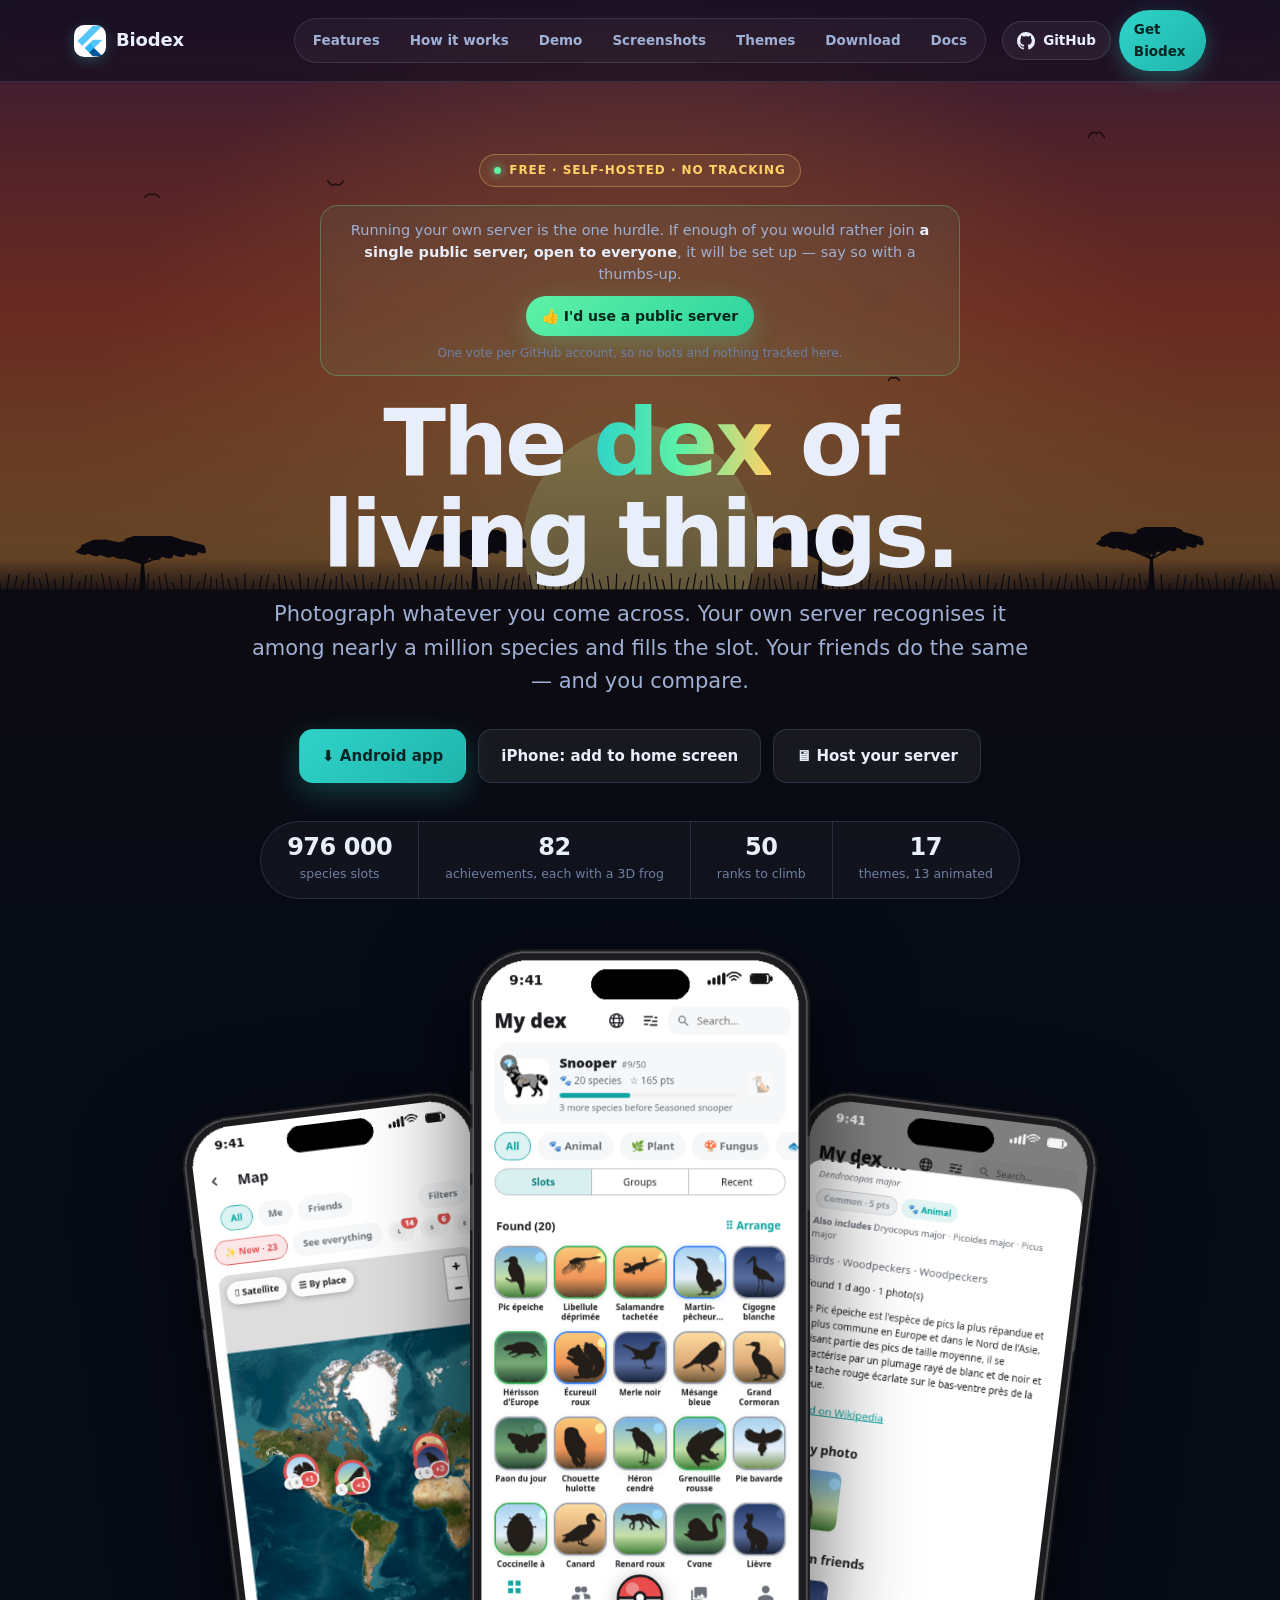
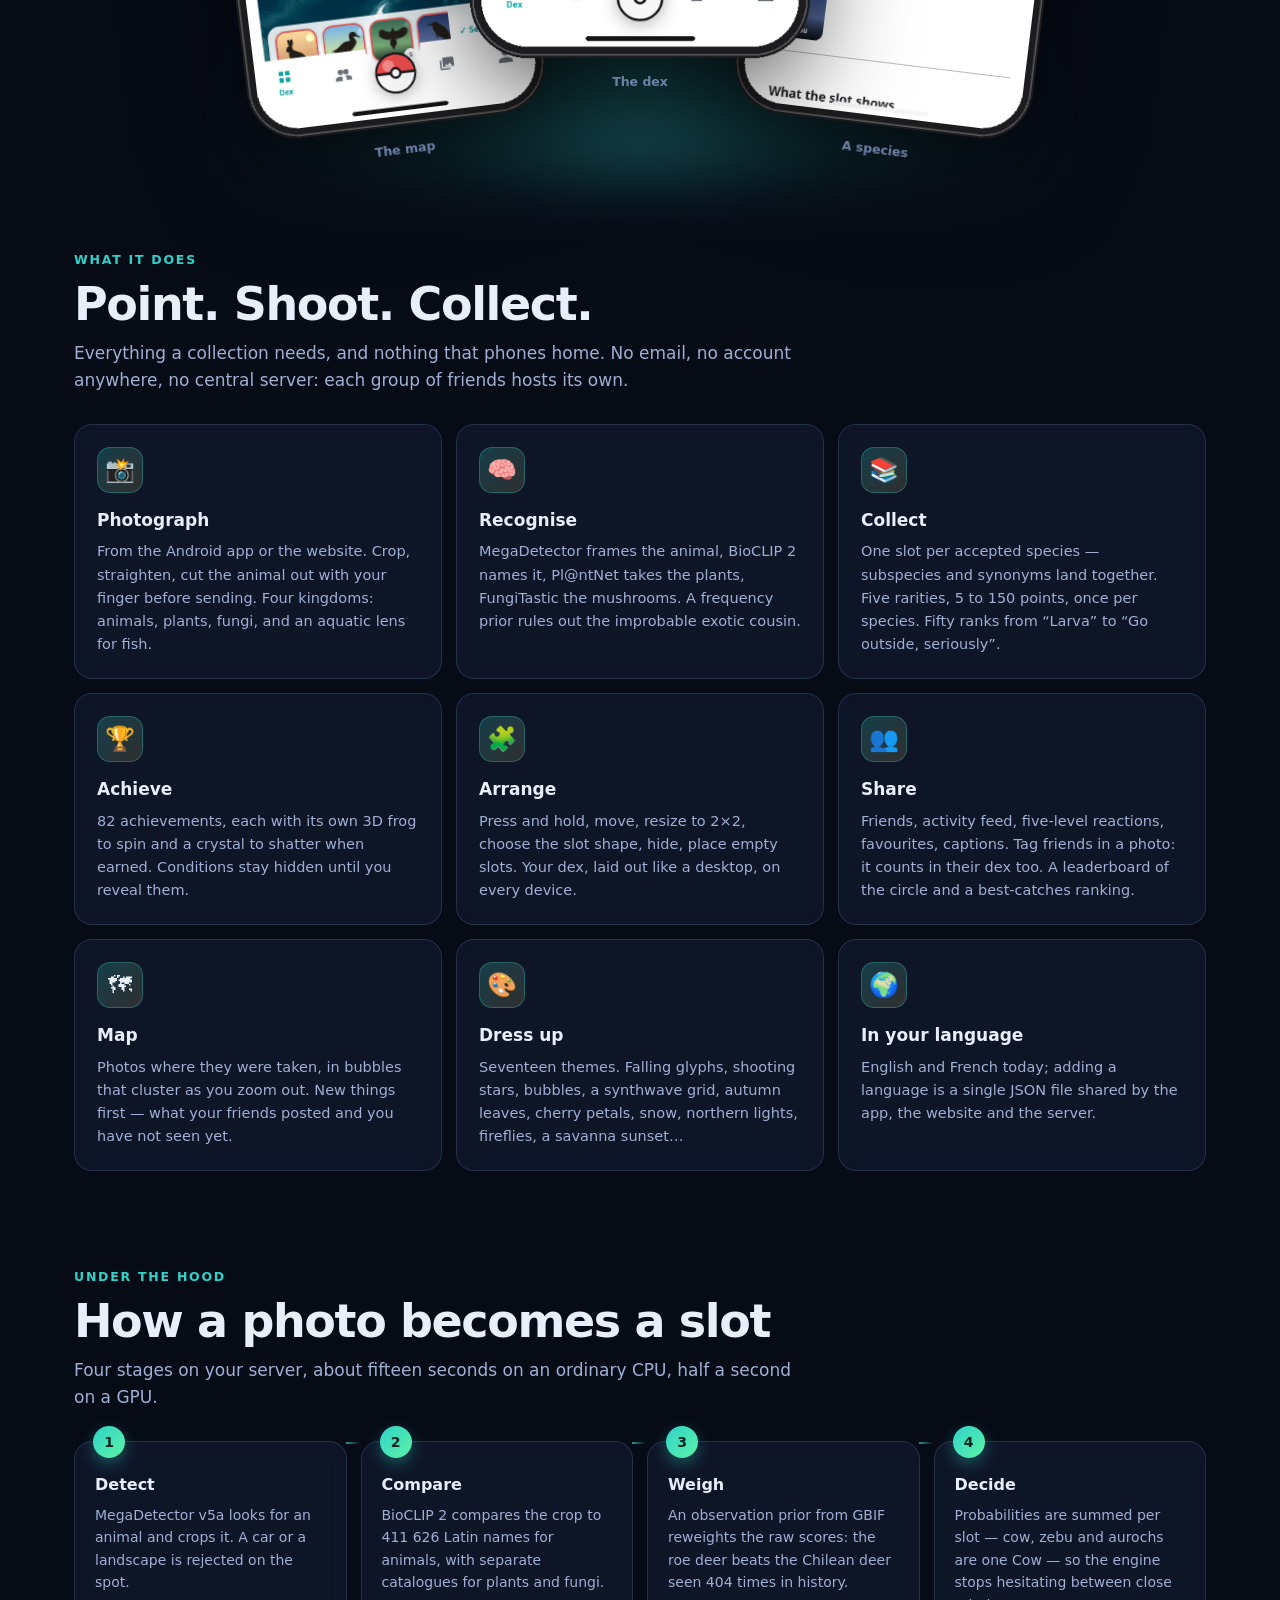
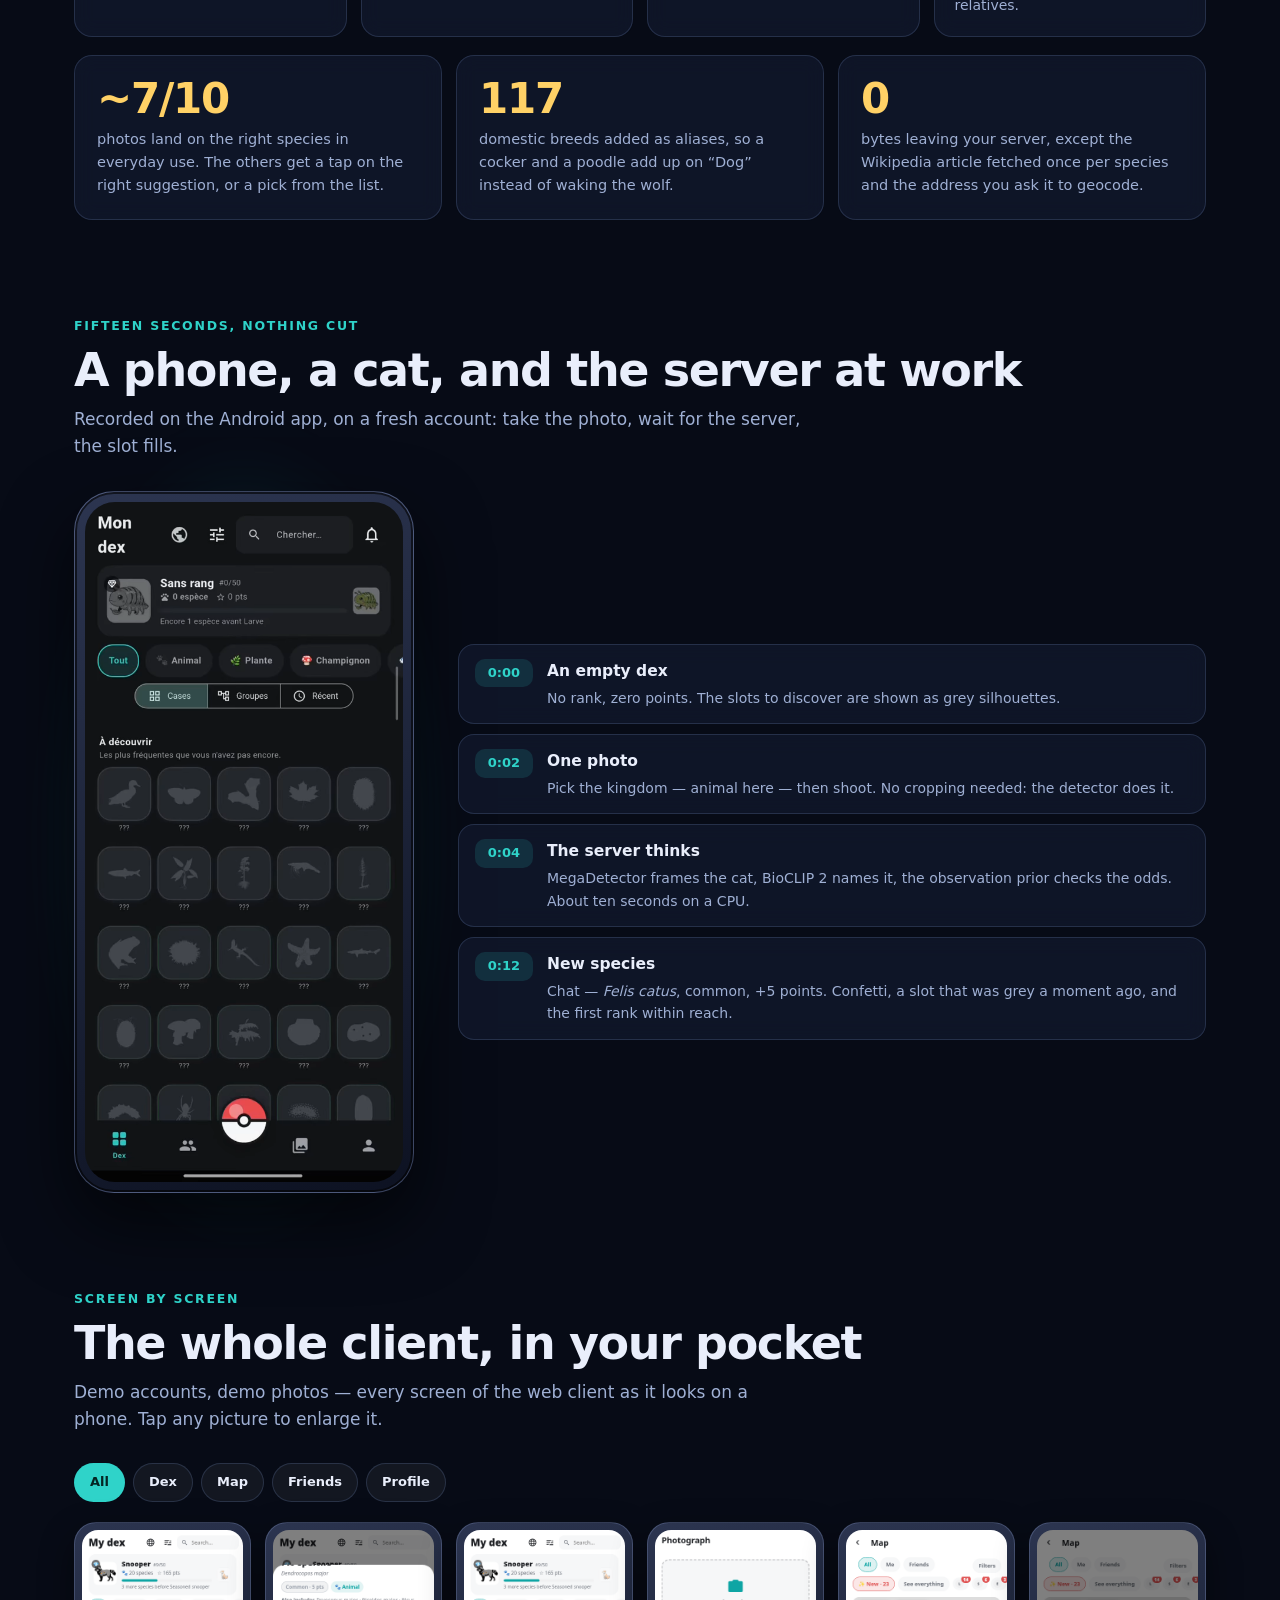
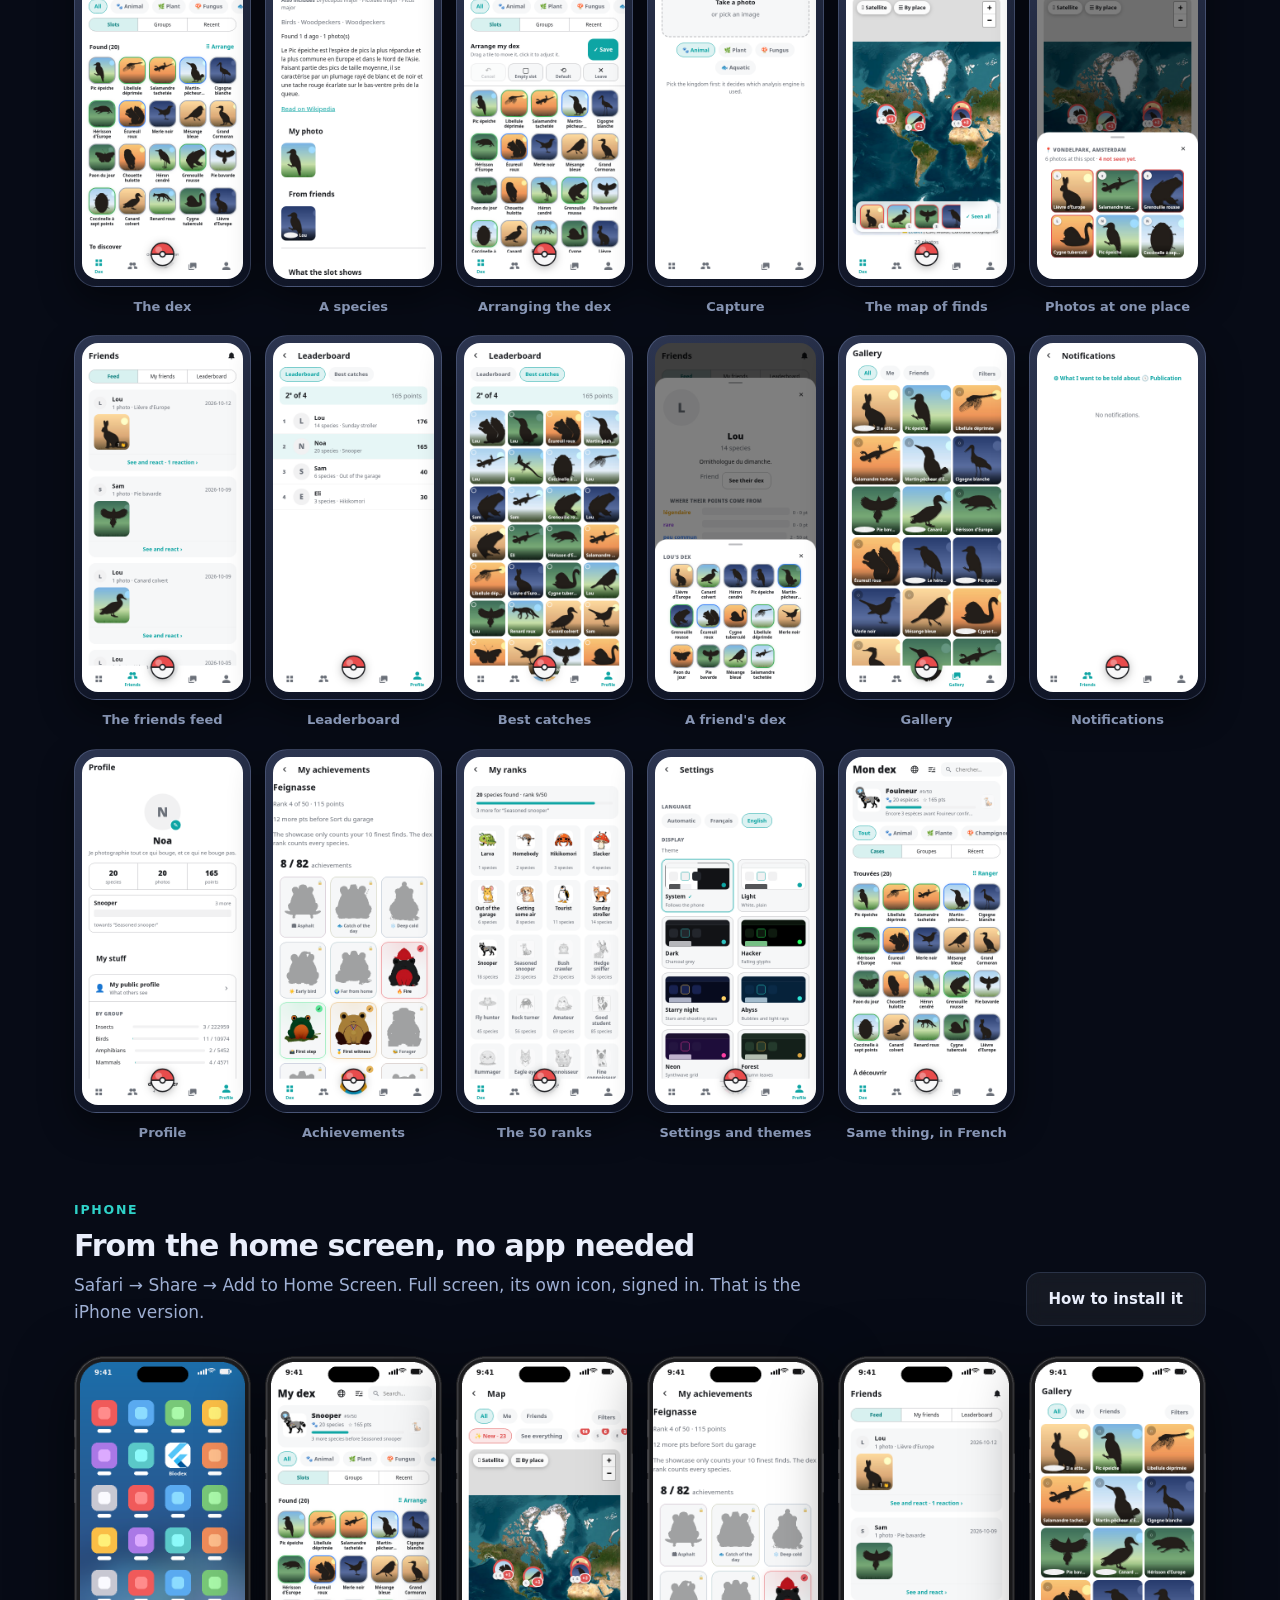
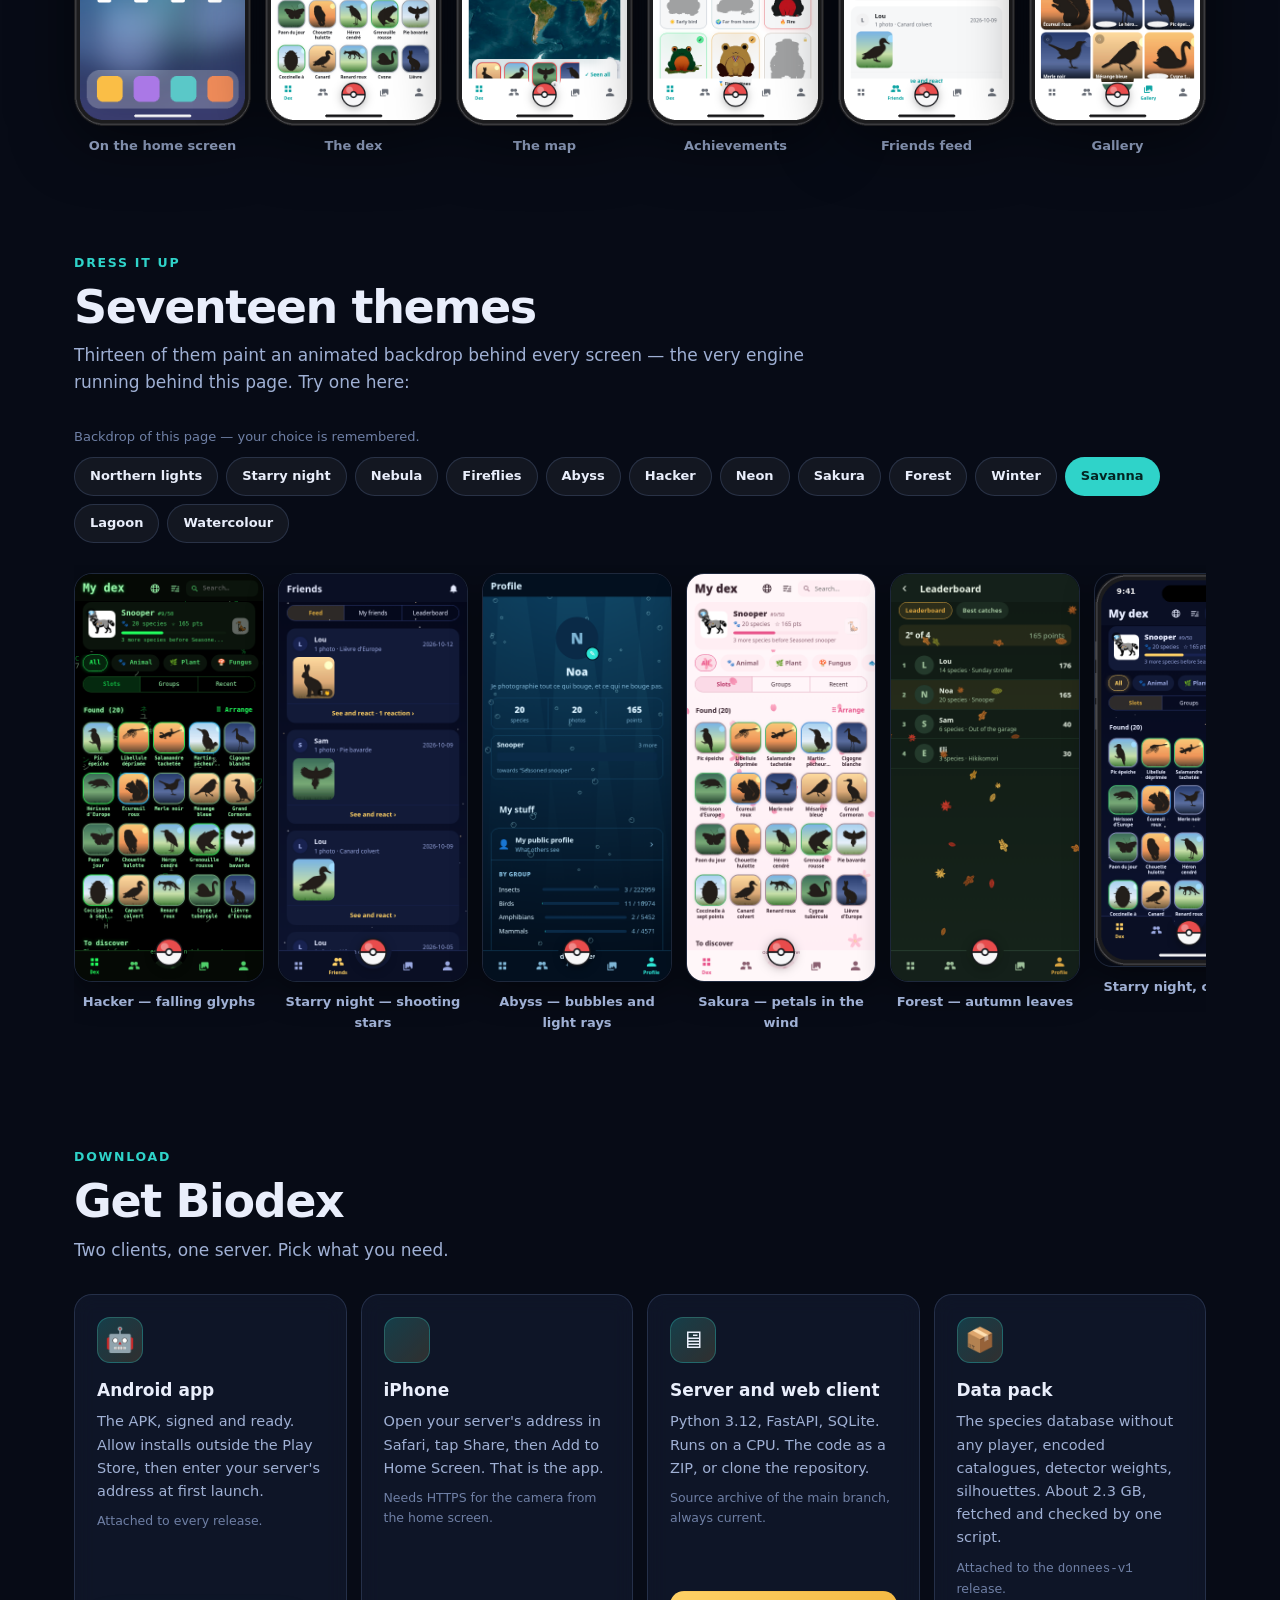
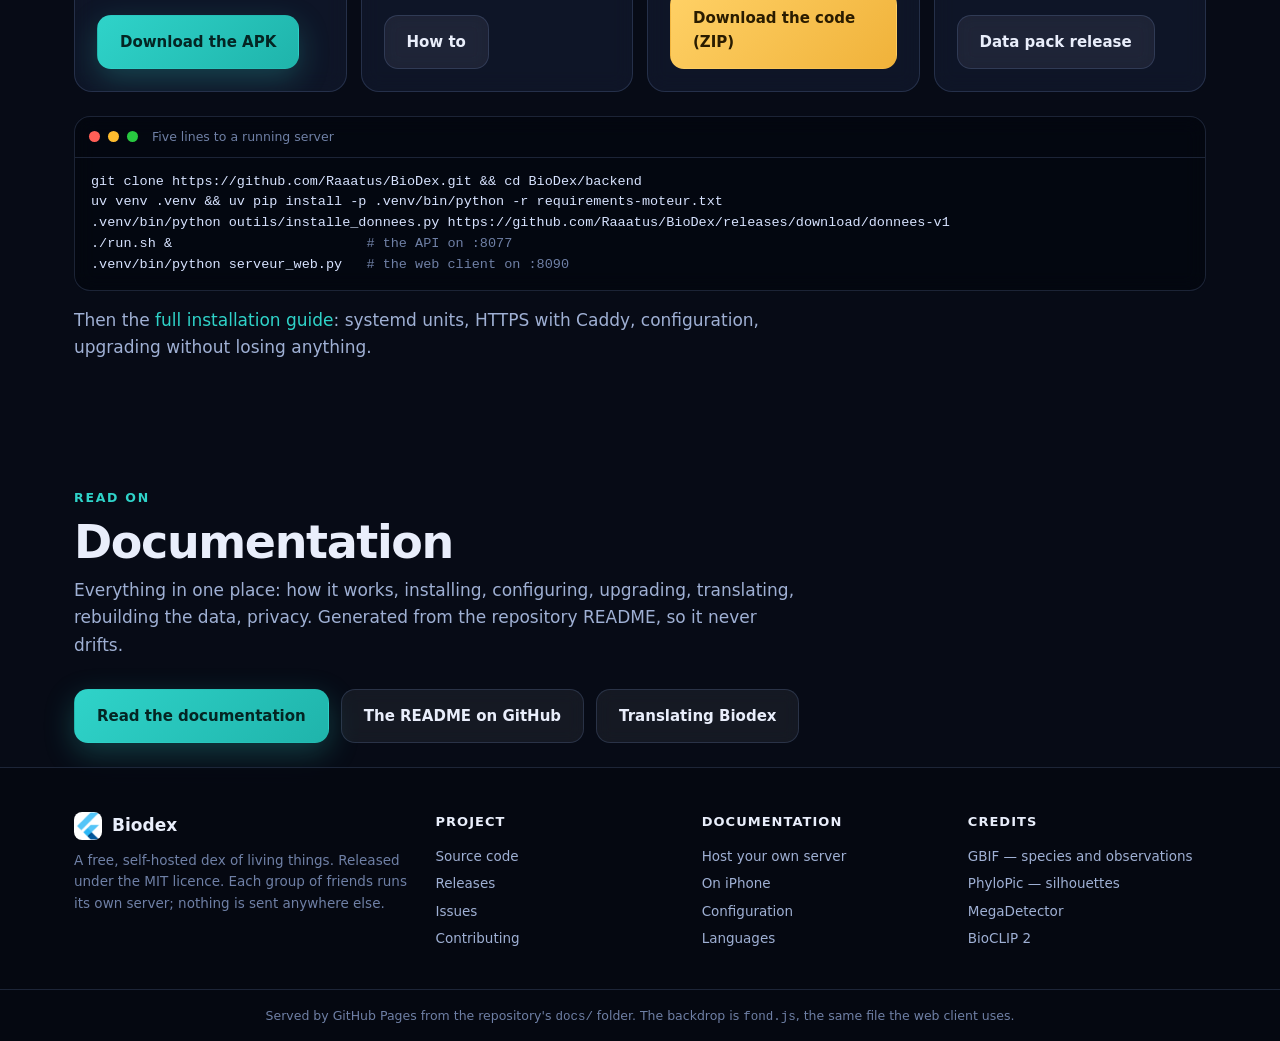
<file: docs/index.html>
<!doctype html>
<html lang="en">
<head>
<meta charset="utf-8">
<meta name="viewport" content="width=device-width, initial-scale=1">
<title>Biodex — the dex of living things</title>
<meta name="description" content="Biodex: a free, self-hosted Pokédex of living things. Photograph, recognise among a million species, collect with friends. Android app, web client, your own server.">
<meta property="og:title" content="Biodex — the dex of living things">
<meta property="og:description" content="A free, self-hosted Pokédex of living things. Photograph, recognise, collect with friends.">
<meta property="og:image" content="https://raaatus.github.io/BioDex/captures/ios-dex.png">
<link rel="icon" href="icone.png">
<link rel="apple-touch-icon" href="icone.png">
<link rel="stylesheet" href="style.css">
</head>
<body>
<div class="page">
  <header class="barre">
    <div class="dedans">
      <a class="marque" href="./"><img src="icone.png" alt="">Biodex</a>
      <nav aria-label="Sections">
        <a href="#fonctions">Features</a>
        <a href="#moteur">How it works</a>
        <a href="#demo">Demo</a>
        <a href="#captures">Screenshots</a>
        <a href="#themes">Themes</a>
        <a href="#telecharger">Download</a>
        <a href="docs.html">Docs</a>
      </nav>
      <div class="actions">
        <button class="menu" aria-label="Menu" aria-expanded="false">☰</button>
        <a href="https://github.com/Raaatus/BioDex" aria-label="GitHub"><svg viewBox="0 0 16 16" aria-hidden="true"><path d="M8 0C3.58 0 0 3.58 0 8c0 3.54 2.29 6.53 5.47 7.59.4.07.55-.17.55-.38 0-.19-.01-.82-.01-1.49-2.01.37-2.53-.49-2.69-.94-.09-.23-.48-.94-.82-1.13-.28-.15-.68-.52-.01-.53.63-.01 1.08.58 1.23.82.72 1.21 1.87.87 2.33.66.07-.52.28-.87.51-1.07-1.78-.2-3.64-.89-3.64-3.95 0-.87.31-1.59.82-2.15-.08-.2-.36-1.02.08-2.12 0 0 .67-.21 2.2.82.64-.18 1.32-.27 2-.27.68 0 1.36.09 2 .27 1.53-1.04 2.2-.82 2.2-.82.44 1.1.16 1.92.08 2.12.51.56.82 1.27.82 2.15 0 3.07-1.87 3.75-3.65 3.95.29.25.54.73.54 1.48 0 1.07-.01 1.93-.01 2.2 0 .21.15.46.55.38A8.013 8.013 0 0 0 16 8c0-4.42-3.58-8-8-8z"/></svg>GitHub</a>
        <a class="cta" href="#telecharger">Get Biodex</a>
      </div>
      <div class="tiroir">
        <a href="#fonctions">Features</a>
        <a href="#moteur">How it works</a>
        <a href="#demo">Demo</a>
        <a href="#captures">Screenshots</a>
        <a href="#themes">Themes</a>
        <a href="#telecharger">Download</a>
        <a href="docs.html">Documentation</a>
        <a href="https://github.com/Raaatus/BioDex">GitHub</a>
      </div>
    </div>
  </header>

  <section class="heros">
    <span class="etiquette"><i></i>Free · self-hosted · no tracking</span>
    <div class="sondage">
      <p>Running your own server is the one hurdle. If enough of you would rather join <b>a single public server, open to everyone</b>, it will be set up — say so with a thumbs-up.</p>
      <a class="vote" href="https://github.com/Raaatus/BioDex/issues/1" target="_blank" rel="noopener">👍 I'd use a public server <span data-compte>…</span></a>
      <small>One vote per GitHub account, so no bots and nothing tracked here.</small>
    </div>
    <h1>The <span>dex</span> of<br>living things.</h1>
    <p class="accroche">Photograph whatever you come across. Your own server recognises it among nearly a million species and fills the slot. Your friends do the same — and you compare.</p>
    <div class="boutons">
      <a class="bouton principal" href="https://github.com/Raaatus/BioDex/releases/latest">⬇ Android app</a>
      <a class="bouton secondaire" href="docs.html#on-iphone-no-app-the-website"> iPhone: add to home screen</a>
      <a class="bouton secondaire" href="docs.html#host-your-own-server">🖥 Host your server</a>
    </div>
    <div class="chiffres">
      <div><b>976 000</b><span>species slots</span></div>
      <div><b>82</b><span>achievements, each with a 3D frog</span></div>
      <div><b>50</b><span>ranks to climb</span></div>
      <div><b>17</b><span>themes, 13 animated</span></div>
    </div>
  </section>
  <div class="scene">
    <div class="tel gauche" data-nom="The map"><img src="captures/ios-carte.png" alt="Biodex on a phone: the map" loading="eager"></div>
    <div class="tel centre" data-nom="The dex"><img src="captures/ios-dex.png" alt="Biodex on a phone: the dex" loading="eager"></div>
    <div class="tel droite" data-nom="A species"><img src="captures/ios-fiche.png" alt="Biodex on a phone: a species sheet" loading="eager"></div>
  </div>

  <section id="fonctions">
    <span class="surtitre">What it does</span>
    <h2>Point. Shoot. Collect.</h2>
    <p class="intro">Everything a collection needs, and nothing that phones home. No email, no account anywhere, no central server: each group of friends hosts its own.</p>
    <p class="indice">swipe →</p>
    <div class="cartes">
      <div class="carte apparait"><div class="ico">📸</div><h3>Photograph</h3><p>From the Android app or the website. Crop, straighten, cut the animal out with your finger before sending. Four kingdoms: animals, plants, fungi, and an aquatic lens for fish.</p></div>
      <div class="carte apparait"><div class="ico">🧠</div><h3>Recognise</h3><p>MegaDetector frames the animal, BioCLIP 2 names it, Pl@ntNet takes the plants, FungiTastic the mushrooms. A frequency prior rules out the improbable exotic cousin.</p></div>
      <div class="carte apparait"><div class="ico">📚</div><h3>Collect</h3><p>One slot per accepted species — subspecies and synonyms land together. Five rarities, 5 to 150 points, once per species. Fifty ranks from “Larva” to “Go outside, seriously”.</p></div>
      <div class="carte apparait"><div class="ico">🏆</div><h3>Achieve</h3><p>82 achievements, each with its own 3D frog to spin and a crystal to shatter when earned. Conditions stay hidden until you reveal them.</p></div>
      <div class="carte apparait"><div class="ico">🧩</div><h3>Arrange</h3><p>Press and hold, move, resize to 2×2, choose the slot shape, hide, place empty slots. Your dex, laid out like a desktop, on every device.</p></div>
      <div class="carte apparait"><div class="ico">👥</div><h3>Share</h3><p>Friends, activity feed, five-level reactions, favourites, captions. Tag friends in a photo: it counts in their dex too. A leaderboard of the circle and a best-catches ranking.</p></div>
      <div class="carte apparait"><div class="ico">🗺</div><h3>Map</h3><p>Photos where they were taken, in bubbles that cluster as you zoom out. New things first — what your friends posted and you have not seen yet.</p></div>
      <div class="carte apparait"><div class="ico">🎨</div><h3>Dress up</h3><p>Seventeen themes. Falling glyphs, shooting stars, bubbles, a synthwave grid, autumn leaves, cherry petals, snow, northern lights, fireflies, a savanna sunset…</p></div>
      <div class="carte apparait"><div class="ico">🌍</div><h3>In your language</h3><p>English and French today; adding a language is a single JSON file shared by the app, the website and the server.</p></div>
    </div>
  </section>

  <section id="moteur">
    <span class="surtitre">Under the hood</span>
    <h2>How a photo becomes a slot</h2>
    <p class="intro">Four stages on your server, about fifteen seconds on an ordinary CPU, half a second on a GPU.</p>
    <p class="indice">swipe →</p>
    <div class="etapes">
      <div class="etape apparait"><h3>Detect</h3><p>MegaDetector v5a looks for an animal and crops it. A car or a landscape is rejected on the spot.</p></div>
      <div class="etape apparait"><h3>Compare</h3><p>BioCLIP 2 compares the crop to 411 626 Latin names for animals, with separate catalogues for plants and fungi.</p></div>
      <div class="etape apparait"><h3>Weigh</h3><p>An observation prior from GBIF reweights the raw scores: the roe deer beats the Chilean deer seen 404 times in history.</p></div>
      <div class="etape apparait"><h3>Decide</h3><p>Probabilities are summed per slot — cow, zebu and aurochs are one Cow — so the engine stops hesitating between close relatives.</p></div>
    </div>
    <div class="cartes trois" style="margin-top:18px">
      <div class="carte apparait"><div class="nombre">~7/10</div><p>photos land on the right species in everyday use. The others get a tap on the right suggestion, or a pick from the list.</p></div>
      <div class="carte apparait"><div class="nombre">117</div><p>domestic breeds added as aliases, so a cocker and a poodle add up on “Dog” instead of waking the wolf.</p></div>
      <div class="carte apparait"><div class="nombre">0</div><p>bytes leaving your server, except the Wikipedia article fetched once per species and the address you ask it to geocode.</p></div>
    </div>
  </section>

  <section id="demo">
    <span class="surtitre">Fifteen seconds, nothing cut</span>
    <h2>A phone, a cat, and the server at work</h2>
    <p class="intro">Recorded on the Android app, on a fresh account: take the photo, wait for the server, the slot fills.</p>
    <div class="demo">
      <div class="telephone-video">
        <video autoplay muted loop playsinline preload="metadata" poster="media/capture-chat.jpg" aria-label="Screen recording: photographing a cat, the app recognises it and opens a new slot">
          <source src="media/capture-chat.webm" type="video/webm">
          <source src="media/capture-chat.mp4" type="video/mp4">
        </video>
      </div>
      <ol class="moments">
        <li class="apparait"><b>0:00</b><h3>An empty dex</h3><p>No rank, zero points. The slots to discover are shown as grey silhouettes.</p></li>
        <li class="apparait"><b>0:02</b><h3>One photo</h3><p>Pick the kingdom — animal here — then shoot. No cropping needed: the detector does it.</p></li>
        <li class="apparait"><b>0:04</b><h3>The server thinks</h3><p>MegaDetector frames the cat, BioCLIP 2 names it, the observation prior checks the odds. About ten seconds on a CPU.</p></li>
        <li class="apparait"><b>0:12</b><h3>New species</h3><p>Chat — <i>Felis catus</i>, common, +5 points. Confetti, a slot that was grey a moment ago, and the first rank within reach.</p></li>
      </ol>
    </div>
  </section>

  <section id="captures">
    <span class="surtitre">Screen by screen</span>
    <h2>The whole client, in your pocket</h2>
    <p class="intro">Demo accounts, demo photos — every screen of the web client as it looks on a phone. Tap any picture to enlarge it.</p>
    <div class="filtres" role="group" aria-label="Filter screenshots">
      <button class="actif" data-filtre="tous">All</button>
      <button data-filtre="dex">Dex</button>
      <button data-filtre="carte">Map</button>
      <button data-filtre="social">Friends</button>
      <button data-filtre="profil">Profile</button>
    </div>
    <div class="galerie">
      <figure data-cat="dex"><div class="ecran"><img src="captures/dex.png" alt="The dex" loading="lazy"></div><figcaption>The dex</figcaption></figure>
      <figure data-cat="dex"><div class="ecran"><img src="captures/fiche.png" alt="A species" loading="lazy"></div><figcaption>A species</figcaption></figure>
      <figure data-cat="dex"><div class="ecran"><img src="captures/ranger.png" alt="Arranging the dex" loading="lazy"></div><figcaption>Arranging the dex</figcaption></figure>
      <figure data-cat="dex"><div class="ecran"><img src="captures/capture.png" alt="Capture" loading="lazy"></div><figcaption>Capture</figcaption></figure>
      <figure data-cat="carte"><div class="ecran"><img src="captures/carte.png" alt="The map" loading="lazy"></div><figcaption>The map of finds</figcaption></figure>
      <figure data-cat="carte"><div class="ecran"><img src="captures/carte-lieu.png" alt="A place" loading="lazy"></div><figcaption>Photos at one place</figcaption></figure>
      <figure data-cat="social"><div class="ecran"><img src="captures/amis.png" alt="Friends feed" loading="lazy"></div><figcaption>The friends feed</figcaption></figure>
      <figure data-cat="social"><div class="ecran"><img src="captures/classement.png" alt="Leaderboard" loading="lazy"></div><figcaption>Leaderboard</figcaption></figure>
      <figure data-cat="social"><div class="ecran"><img src="captures/vitrine.png" alt="Best catches" loading="lazy"></div><figcaption>Best catches</figcaption></figure>
      <figure data-cat="social"><div class="ecran"><img src="captures/dex-ami.png" alt="A friend's dex" loading="lazy"></div><figcaption>A friend's dex</figcaption></figure>
      <figure data-cat="social"><div class="ecran"><img src="captures/galerie.png" alt="Gallery" loading="lazy"></div><figcaption>Gallery</figcaption></figure>
      <figure data-cat="social"><div class="ecran"><img src="captures/notifications.png" alt="Notifications" loading="lazy"></div><figcaption>Notifications</figcaption></figure>
      <figure data-cat="profil"><div class="ecran"><img src="captures/profil.png" alt="Profile" loading="lazy"></div><figcaption>Profile</figcaption></figure>
      <figure data-cat="profil"><div class="ecran"><img src="captures/succes.png" alt="Achievements" loading="lazy"></div><figcaption>Achievements</figcaption></figure>
      <figure data-cat="profil"><div class="ecran"><img src="captures/paliers.png" alt="Ranks" loading="lazy"></div><figcaption>The 50 ranks</figcaption></figure>
      <figure data-cat="profil"><div class="ecran"><img src="captures/reglages.png" alt="Settings" loading="lazy"></div><figcaption>Settings and themes</figcaption></figure>
      <figure data-cat="dex"><div class="ecran"><img src="captures/dex-fr.png" alt="The dex, in French" loading="lazy"></div><figcaption>Same thing, in French</figcaption></figure>
    </div>
    <div class="entete" style="margin-top:56px">
      <div>
        <span class="surtitre">iPhone</span>
        <h2 style="font-size:30px">From the home screen, no app needed</h2>
        <p class="intro">Safari → Share → Add to Home Screen. Full screen, its own icon, signed in. That is the iPhone version.</p>
      </div>
      <a class="bouton secondaire" href="docs.html#on-iphone-no-app-the-website">How to install it</a>
    </div>
    <div class="galerie telephones">
      <figure><img src="captures/ios-accueil.png" alt="Home screen" loading="lazy"><figcaption>On the home screen</figcaption></figure>
      <figure><img src="captures/ios-dex.png" alt="The dex" loading="lazy"><figcaption>The dex</figcaption></figure>
      <figure><img src="captures/ios-carte.png" alt="The map" loading="lazy"><figcaption>The map</figcaption></figure>
      <figure><img src="captures/ios-succes.png" alt="Achievements" loading="lazy"><figcaption>Achievements</figcaption></figure>
      <figure><img src="captures/ios-amis.png" alt="Friends" loading="lazy"><figcaption>Friends feed</figcaption></figure>
      <figure><img src="captures/ios-galerie.png" alt="Gallery" loading="lazy"><figcaption>Gallery</figcaption></figure>
    </div>
  </section>

  <section id="themes">
    <span class="surtitre">Dress it up</span>
    <h2>Seventeen themes</h2>
    <p class="intro">Thirteen of them paint an animated backdrop behind every screen — the very engine running behind this page. Try one here:</p>
    <div class="decors"></div>
    <div class="themes" style="margin-top:22px">
      <figure><img src="captures/theme-hacker.png" alt="Hacker" loading="lazy"><figcaption>Hacker — falling glyphs</figcaption></figure>
      <figure><img src="captures/theme-nuit.png" alt="Starry night" loading="lazy"><figcaption>Starry night — shooting stars</figcaption></figure>
      <figure><img src="captures/theme-abysses.png" alt="Abyss" loading="lazy"><figcaption>Abyss — bubbles and light rays</figcaption></figure>
      <figure><img src="captures/theme-sakura.png" alt="Sakura" loading="lazy"><figcaption>Sakura — petals in the wind</figcaption></figure>
      <figure><img src="captures/theme-foret.png" alt="Forest" loading="lazy"><figcaption>Forest — autumn leaves</figcaption></figure>
      <figure><img src="captures/ios-nuit.png" alt="Starry night on iPhone" loading="lazy"><figcaption>Starry night, on iPhone</figcaption></figure>
      <figure><img src="captures/ios-sakura.png" alt="Sakura on iPhone" loading="lazy"><figcaption>Sakura, on iPhone</figcaption></figure>
    </div>
  </section>

  <section id="telecharger">
    <span class="surtitre">Download</span>
    <h2>Get Biodex</h2>
    <p class="intro">Two clients, one server. Pick what you need.</p>
    <p class="indice">swipe →</p>
    <div class="telechargements">
      <div class="carte apparait">
        <div class="ico">🤖</div><h3>Android app</h3>
        <p>The APK, signed and ready. Allow installs outside the Play Store, then enter your server's address at first launch.</p>
        <small>Attached to every release.</small>
        <a class="bouton principal" href="https://github.com/Raaatus/BioDex/releases/latest">Download the APK</a>
      </div>
      <div class="carte apparait">
        <div class="ico"></div><h3>iPhone</h3>
        <p>Open your server's address in Safari, tap Share, then Add to Home Screen. That is the app.</p>
        <small>Needs HTTPS for the camera from the home screen.</small>
        <a class="bouton secondaire" href="docs.html#on-iphone-no-app-the-website">How to</a>
      </div>
      <div class="carte apparait">
        <div class="ico">🖥</div><h3>Server and web client</h3>
        <p>Python 3.12, FastAPI, SQLite. Runs on a CPU. The code as a ZIP, or clone the repository.</p>
        <small>Source archive of the main branch, always current.</small>
        <a class="bouton or" href="https://github.com/Raaatus/BioDex/archive/refs/heads/main.zip">Download the code (ZIP)</a>
      </div>
      <div class="carte apparait">
        <div class="ico">📦</div><h3>Data pack</h3>
        <p>The species database without any player, encoded catalogues, detector weights, silhouettes. About 2.3 GB, fetched and checked by one script.</p>
        <small>Attached to the <code>donnees-v1</code> release.</small>
        <a class="bouton secondaire" href="https://github.com/Raaatus/BioDex/releases/tag/donnees-v1">Data pack release</a>
      </div>
    </div>
    <div class="terminal apparait">
      <div class="titre"><i></i><i></i><i></i><span>Five lines to a running server</span></div>
      <pre><code>git clone https://github.com/Raaatus/BioDex.git &amp;&amp; cd BioDex/backend
uv venv .venv &amp;&amp; uv pip install -p .venv/bin/python -r requirements-moteur.txt
.venv/bin/python outils/installe_donnees.py https://github.com/Raaatus/BioDex/releases/download/donnees-v1
./run.sh &amp;                        <span class="c"># the API on :8077</span>
.venv/bin/python serveur_web.py   <span class="c"># the web client on :8090</span></code></pre>
    </div>
    <p class="intro" style="margin-top:16px">Then the <a href="docs.html#host-your-own-server">full installation guide</a>: systemd units, HTTPS with Caddy, configuration, upgrading without losing anything.</p>
  </section>

  <section id="documentation">
    <span class="surtitre">Read on</span>
    <h2>Documentation</h2>
    <p class="intro">Everything in one place: how it works, installing, configuring, upgrading, translating, rebuilding the data, privacy. Generated from the repository README, so it never drifts.</p>
    <div class="boutons">
      <a class="bouton principal" href="docs.html">Read the documentation</a>
      <a class="bouton secondaire" href="https://github.com/Raaatus/BioDex/blob/main/README.md">The README on GitHub</a>
      <a class="bouton secondaire" href="https://github.com/Raaatus/BioDex/blob/main/i18n/README.md">Translating Biodex</a>
    </div>
  </section>
</div>

<footer>
  <div class="dedans">
    <div>
      <div class="marque"><img src="icone.png" alt="">Biodex</div>
      <p>A free, self-hosted dex of living things. Released under the MIT licence. Each group of friends runs its own server; nothing is sent anywhere else.</p>
    </div>
    <div>
      <h4>Project</h4>
      <a href="https://github.com/Raaatus/BioDex">Source code</a>
      <a href="https://github.com/Raaatus/BioDex/releases">Releases</a>
      <a href="https://github.com/Raaatus/BioDex/issues">Issues</a>
      <a href="https://github.com/Raaatus/BioDex/blob/main/CONTRIBUTING.md">Contributing</a>
    </div>
    <div>
      <h4>Documentation</h4>
      <a href="docs.html#host-your-own-server">Host your own server</a>
      <a href="docs.html#on-iphone-no-app-the-website">On iPhone</a>
      <a href="docs.html#configuration">Configuration</a>
      <a href="docs.html#languages">Languages</a>
    </div>
    <div>
      <h4>Credits</h4>
      <a href="https://www.gbif.org/">GBIF — species and observations</a>
      <a href="https://www.phylopic.org/">PhyloPic — silhouettes</a>
      <a href="https://github.com/microsoft/CameraTraps">MegaDetector</a>
      <a href="https://imageomics.github.io/bioclip-2/">BioCLIP 2</a>
    </div>
  </div>
  <div class="bas">Served by GitHub Pages from the repository's <code>docs/</code> folder. The backdrop is <code>fond.js</code>, the same file the web client uses.</div>
</footer>

<script src="fond.js"></script>
<script src="site.js"></script>
</body>
</html>
</file>
<file: docs/style.css>
/* Biodex — le site. Sombre, profond, un décor animé derrière, et des cartes
   translucides qui le laissent voir. */
:root {
  --fond: #070b16; --fond2: rgba(18, 26, 46, .72); --fond3: rgba(28, 38, 66, .85);
  --bordure: rgba(140, 170, 230, .18); --texte: #e9eefb; --doux: #9fb0d4; --sourd: #6f80a6;
  --accent: #2fd3c9; --accent2: #ffd166; --rose: #ff6fa8; --vert: #5df2a6;
  --rayon: 18px; --ombre: 0 20px 60px rgba(0, 0, 0, .45);
  --largeur: 1180px; --gouttiere: 24px;
}
* { box-sizing: border-box; }
html { scroll-behavior: smooth; scroll-padding-top: 84px; }
body { margin: 0; font: 16px/1.6 "Inter", system-ui, -apple-system, "Segoe UI", Roboto, sans-serif; color: var(--texte); background: var(--fond); overflow-x: hidden; }
a { color: var(--accent); text-decoration: none; }
a:hover { text-decoration: underline; }
img { max-width: 100%; display: block; }
code, pre { font-family: ui-monospace, "JetBrains Mono", Menlo, Consolas, monospace; }
button { font: inherit; }
::selection { background: rgba(47, 211, 201, .35); }

/* ── le décor animé, derrière tout ───────────────────────────────────────── */
#fond-anime { position: fixed; inset: 0; z-index: 0; pointer-events: none; width: 100%; height: 100%; opacity: .9; }
body::after { content: ""; position: fixed; inset: 0; z-index: 0; pointer-events: none; background: linear-gradient(180deg, rgba(7, 11, 22, .15), rgba(7, 11, 22, .55) 60%, rgba(7, 11, 22, .9)); }
body.decor-clair::after { background: linear-gradient(180deg, rgba(7, 11, 22, .45), rgba(7, 11, 22, .7) 60%, rgba(7, 11, 22, .92)); }
.page { position: relative; z-index: 1; }

/* ── la barre : la marque, les pilules au centre, les actions à droite ──── */
.barre { position: sticky; top: 0; z-index: 20; background: rgba(7, 11, 22, .55); backdrop-filter: blur(16px) saturate(1.3); -webkit-backdrop-filter: blur(16px) saturate(1.3); border-bottom: 1px solid var(--bordure); }
.barre .dedans { max-width: var(--largeur); margin: 0 auto; padding: 10px var(--gouttiere); display: grid; grid-template-columns: 1fr auto 1fr; align-items: center; gap: 16px; }
.barre .marque { display: flex; align-items: center; gap: 10px; font-weight: 800; font-size: 18px; color: var(--texte); letter-spacing: -.01em; justify-self: start; }
.barre .marque:hover { text-decoration: none; }
.barre .marque img { width: 32px; height: 32px; border-radius: 10px; box-shadow: 0 4px 14px rgba(47, 211, 201, .25); }
.barre nav { display: flex; align-items: center; gap: 2px; padding: 4px; border-radius: 999px; border: 1px solid var(--bordure); background: rgba(255, 255, 255, .04); }
.barre nav a { position: relative; padding: 7px 14px; border-radius: 999px; color: var(--doux); font-weight: 600; font-size: 13.5px; white-space: nowrap; transition: color .15s, background .15s; }
.barre nav a:hover { color: var(--texte); background: rgba(255, 255, 255, .07); text-decoration: none; }
.barre nav a.actif { color: #042523; background: var(--accent); box-shadow: 0 4px 16px rgba(47, 211, 201, .35); }
.barre .actions { justify-self: end; display: flex; align-items: center; gap: 8px; }
.barre .actions a { display: inline-flex; align-items: center; gap: 8px; padding: 8px 14px; border-radius: 999px; font-weight: 700; font-size: 13.5px; border: 1px solid var(--bordure); color: var(--texte); background: rgba(255, 255, 255, .05); transition: transform .15s, background .15s; }
.barre .actions a:hover { text-decoration: none; transform: translateY(-1px); background: rgba(255, 255, 255, .1); }
.barre .actions a.cta { background: linear-gradient(135deg, var(--accent), #1fb4ab); color: #042523; border-color: transparent; box-shadow: 0 6px 20px rgba(47, 211, 201, .3); }
.barre .actions svg { width: 18px; height: 18px; fill: currentColor; }
.barre .menu { display: none; width: 40px; height: 40px; border-radius: 12px; border: 1px solid var(--bordure); background: rgba(255, 255, 255, .05); color: var(--texte); cursor: pointer; font-size: 18px; }
.barre .tiroir { display: none; }

/* ── le héros, centré, avec trois téléphones en scène ───────────────────── */
.heros { max-width: var(--largeur); margin: 0 auto; padding: 72px var(--gouttiere) 0; text-align: center; }
.heros .etiquette { display: inline-flex; align-items: center; gap: 8px; padding: 6px 14px; border-radius: 999px; border: 1px solid rgba(255, 209, 102, .35); background: rgba(255, 209, 102, .08); color: var(--accent2); font-size: 12px; font-weight: 700; letter-spacing: .08em; text-transform: uppercase; }
.heros .etiquette i { width: 7px; height: 7px; border-radius: 50%; background: var(--vert); box-shadow: 0 0 10px var(--vert); animation: pulse 2s ease-in-out infinite; }
@keyframes pulse { 50% { opacity: .35; } }
.sondage { max-width: 640px; margin: 18px auto 0; padding: 14px 18px 12px; border-radius: 18px; border: 1px solid rgba(93, 242, 166, .3); background: rgba(93, 242, 166, .07); backdrop-filter: blur(8px); }
.sondage p { margin: 0 0 10px; color: var(--doux); font-size: 14.5px; line-height: 1.5; }
.sondage p b { color: var(--texte); }
.sondage .vote { display: inline-flex; align-items: center; gap: 8px; padding: 9px 16px; border-radius: 999px; background: linear-gradient(135deg, var(--vert), #2fd3a0); color: #04251a; font-weight: 800; font-size: 14px; box-shadow: 0 8px 24px rgba(93, 242, 166, .25); transition: transform .15s; }
.sondage .vote:hover { text-decoration: none; transform: translateY(-2px); }
.sondage .vote [data-compte] { padding: 2px 9px; border-radius: 999px; background: rgba(0, 0, 0, .18); font-weight: 700; font-size: 12.5px; }
.sondage .vote [data-compte]:empty { display: none; }
.sondage small { display: block; margin-top: 8px; color: var(--sourd); font-size: 12px; }
.heros h1 { font-size: clamp(44px, 7.2vw, 92px); line-height: 1; letter-spacing: -.035em; margin: 22px auto 16px; }
.heros h1 span { background: linear-gradient(90deg, var(--accent), var(--vert) 50%, var(--accent2)); -webkit-background-clip: text; background-clip: text; color: transparent; }
.heros .accroche { font-size: clamp(17px, 2vw, 21px); color: var(--doux); max-width: 60ch; margin: 0 auto 30px; }
.boutons { display: flex; gap: 12px; flex-wrap: wrap; }
.heros .boutons { justify-content: center; }
.bouton { display: inline-flex; align-items: center; gap: 10px; padding: 14px 22px; border-radius: 14px; font-weight: 700; font-size: 15px; border: 1px solid transparent; transition: transform .15s, box-shadow .15s, background .15s; }
.bouton:hover { text-decoration: none; transform: translateY(-2px); box-shadow: var(--ombre); }
.bouton.principal { background: linear-gradient(135deg, var(--accent), #1fb4ab); color: #042523; box-shadow: 0 10px 30px rgba(47, 211, 201, .25); }
.bouton.secondaire { border-color: var(--bordure); background: rgba(255, 255, 255, .06); color: var(--texte); backdrop-filter: blur(8px); }
.bouton.secondaire:hover { background: rgba(255, 255, 255, .11); }
.bouton.or { background: linear-gradient(135deg, var(--accent2), #f0b23a); color: #2a1c00; }
.heros .chiffres { display: flex; justify-content: center; gap: 0; margin: 38px auto 0; flex-wrap: wrap; border: 1px solid var(--bordure); border-radius: 999px; background: rgba(255, 255, 255, .04); backdrop-filter: blur(8px); width: max-content; max-width: 100%; }
.heros .chiffres div { padding: 12px 26px; border-right: 1px solid var(--bordure); }
.heros .chiffres div:last-child { border-right: 0; }
.heros .chiffres b { display: block; font-size: 24px; letter-spacing: -.02em; line-height: 1.1; }
.heros .chiffres span { color: var(--sourd); font-size: 12.5px; }

.scene { position: relative; max-width: var(--largeur); margin: 20px auto 0; padding: 30px var(--gouttiere) 120px; display: flex; justify-content: center; align-items: flex-end; gap: 0; min-height: 420px; }
.scene::before { content: ""; position: absolute; left: 50%; bottom: 0; width: min(900px, 90vw); height: 55%; transform: translateX(-50%); background: radial-gradient(ellipse at 50% 100%, rgba(47, 211, 201, .32), transparent 65%); filter: blur(30px); pointer-events: none; }
.scene .tel { position: relative; width: min(300px, 28vw); margin: 0 -22px; filter: drop-shadow(0 30px 50px rgba(0, 0, 0, .65)); transition: transform .6s cubic-bezier(.2, .8, .2, 1); }
.scene .tel img { width: 100%; }
.scene .tel.gauche { transform: translateY(70px) rotate(-7deg); z-index: 1; animation: flotte-g 9s ease-in-out infinite; }
.scene .tel.centre { width: min(340px, 32vw); z-index: 2; animation: flotte-c 7s ease-in-out infinite; }
.scene .tel.droite { transform: translateY(70px) rotate(7deg); z-index: 1; animation: flotte-d 10s ease-in-out infinite; }
@keyframes flotte-c { 50% { transform: translateY(-14px); } }
@keyframes flotte-g { 0%, 100% { transform: translateY(70px) rotate(-7deg); } 50% { transform: translateY(58px) rotate(-6deg); } }
@keyframes flotte-d { 0%, 100% { transform: translateY(70px) rotate(7deg); } 50% { transform: translateY(56px) rotate(6deg); } }
.scene .tel::after { content: attr(data-nom); position: absolute; left: 50%; bottom: -34px; transform: translateX(-50%); color: var(--sourd); font-size: 12.5px; font-weight: 600; white-space: nowrap; }
@media (prefers-reduced-motion: reduce) { .scene .tel, .heros .etiquette i { animation: none !important; } }

/* ── les sections ─────────────────────────────────────────────────────────── */
section { max-width: var(--largeur); margin: 0 auto; padding: 72px var(--gouttiere) 24px; }
section h2 { font-size: clamp(30px, 4vw, 46px); letter-spacing: -.03em; margin: 0 0 10px; line-height: 1.08; }
section .surtitre { display: block; color: var(--accent); font-size: 12.5px; font-weight: 800; letter-spacing: .14em; text-transform: uppercase; margin-bottom: 10px; }
section .intro { color: var(--doux); font-size: 17px; max-width: 68ch; margin: 0 0 30px; }
section .entete { display: grid; grid-template-columns: 1fr auto; align-items: end; gap: 20px; }
section .entete .intro { margin-bottom: 0; }
section .entete + * { margin-top: 30px; }
.indice { display: none; color: var(--sourd); font-size: 12px; margin: -6px 0 0; text-align: right; }

/* ce qui apparaît en défilant */
.apparait { opacity: 0; transform: translateY(18px); transition: opacity .6s ease, transform .6s cubic-bezier(.2, .8, .2, 1); }
.apparait.visible { opacity: 1; transform: none; }
@media (prefers-reduced-motion: reduce) { .apparait { opacity: 1; transform: none; transition: none; } }

.cartes { display: grid; grid-template-columns: repeat(auto-fit, minmax(300px, 1fr)); gap: 14px; }
.carte { position: relative; background: var(--fond2); border: 1px solid var(--bordure); border-radius: var(--rayon); padding: 22px; backdrop-filter: blur(10px); -webkit-backdrop-filter: blur(10px); transition: transform .2s, border-color .2s, box-shadow .2s; overflow: hidden; }
.carte::before { content: ""; position: absolute; inset: 0; background: radial-gradient(circle at var(--mx, 50%) var(--my, 0%), rgba(47, 211, 201, .14), transparent 45%); opacity: 0; transition: opacity .25s; pointer-events: none; }
.carte:hover { transform: translateY(-4px); border-color: rgba(47, 211, 201, .5); box-shadow: 0 18px 40px rgba(0, 0, 0, .35); }
.carte:hover::before { opacity: 1; }
.carte .ico { width: 46px; height: 46px; display: grid; place-items: center; font-size: 24px; margin-bottom: 14px; border-radius: 13px; background: linear-gradient(135deg, rgba(47, 211, 201, .22), rgba(255, 209, 102, .14)); border: 1px solid rgba(47, 211, 201, .3); }
.carte h3 { margin: 0 0 6px; font-size: 17px; }
.carte p { margin: 0; color: var(--doux); font-size: 14.5px; }
.carte .nombre { font-size: 42px; font-weight: 800; letter-spacing: -.03em; color: var(--accent2); line-height: 1; margin-bottom: 8px; }
.cartes.trois { grid-template-columns: repeat(auto-fit, minmax(240px, 1fr)); }

/* la chaîne d'analyse : quatre étapes reliées */
.etapes { position: relative; display: grid; grid-template-columns: repeat(auto-fit, minmax(220px, 1fr)); gap: 14px; counter-reset: etape; }
.etape { position: relative; background: var(--fond2); border: 1px solid var(--bordure); border-radius: var(--rayon); padding: 26px 20px 20px; backdrop-filter: blur(10px); }
.etape::before { counter-increment: etape; content: counter(etape); position: absolute; top: -16px; left: 18px; width: 32px; height: 32px; border-radius: 50%; display: grid; place-items: center; background: linear-gradient(135deg, var(--accent), var(--vert)); color: #042523; font-weight: 800; font-size: 14px; box-shadow: 0 6px 16px rgba(47, 211, 201, .35); }
.etape:not(:last-child)::after { content: ""; position: absolute; top: 0; right: -14px; width: 14px; height: 2px; background: linear-gradient(90deg, var(--accent), transparent); opacity: .7; }
.etape h3 { margin: 4px 0 6px; font-size: 16px; }
.etape p { margin: 0; color: var(--doux); font-size: 14px; }

/* la démo filmée : un téléphone qui joue la vidéo, les moments à côté */
.demo { display: grid; grid-template-columns: minmax(260px, 340px) 1fr; gap: 44px; align-items: center; }
.telephone-video { position: relative; justify-self: center; width: 100%; max-width: 340px; padding: 10px; border-radius: 40px; background: linear-gradient(160deg, #2c3550, #0d1222); border: 1px solid rgba(160, 180, 230, .3); box-shadow: 0 30px 70px rgba(0, 0, 0, .6), inset 0 0 0 2px rgba(0, 0, 0, .6); }
.telephone-video::before { content: ""; position: absolute; inset: -18%; z-index: -1; background: radial-gradient(ellipse at 50% 50%, rgba(47, 211, 201, .3), transparent 60%); filter: blur(30px); }
.telephone-video video { display: block; width: 100%; aspect-ratio: 540 / 1156; border-radius: 30px; background: #000; object-fit: cover; }
.moments { list-style: none; margin: 0; padding: 0; display: grid; gap: 10px; }
.moments li { display: grid; grid-template-columns: 58px 1fr; column-gap: 14px; padding: 14px 16px; border-radius: 16px; background: var(--fond2); border: 1px solid var(--bordure); backdrop-filter: blur(10px); }
.moments li b { grid-row: 1 / 3; align-self: start; padding: 4px 0; border-radius: 10px; background: rgba(47, 211, 201, .14); color: var(--accent); text-align: center; font-size: 13px; font-variant-numeric: tabular-nums; }
.moments h3 { margin: 0 0 3px; font-size: 15.5px; }
.moments p { margin: 0; color: var(--doux); font-size: 14px; }

/* la galerie, ses filtres, et la visionneuse */
.filtres { display: flex; gap: 8px; flex-wrap: wrap; margin-bottom: 20px; }
.filtres button, .decors button { padding: 8px 15px; border-radius: 999px; border: 1px solid var(--bordure); background: rgba(255, 255, 255, .05); color: var(--texte); font-weight: 600; font-size: 13px; cursor: pointer; transition: background .15s, transform .15s; }
.filtres button:hover, .decors button:hover { background: rgba(255, 255, 255, .1); transform: translateY(-1px); }
.filtres button.actif, .decors button.actif { background: var(--accent); color: #042523; border-color: transparent; }
.galerie { display: grid; grid-template-columns: repeat(auto-fill, minmax(176px, 1fr)); gap: 18px 14px; }
.galerie figure { margin: 0; cursor: zoom-in; }
.galerie figure.cache { display: none; }
.galerie .ecran { position: relative; border-radius: 22px; padding: 7px; background: linear-gradient(160deg, #2c3550, #0d1222); border: 1px solid rgba(160, 180, 230, .25); box-shadow: 0 14px 34px rgba(0, 0, 0, .45); transition: transform .2s, box-shadow .2s; }
.galerie .ecran img { border-radius: 16px; }
.galerie figure:hover .ecran { transform: translateY(-4px) scale(1.02); box-shadow: 0 24px 48px rgba(0, 0, 0, .55); }
.galerie figcaption { font-size: 13px; color: var(--doux); text-align: center; margin-top: 10px; font-weight: 600; }
.galerie.telephones { grid-template-columns: repeat(auto-fill, minmax(168px, 1fr)); }
.galerie.telephones figure img { border: 0; box-shadow: none; filter: drop-shadow(0 14px 30px rgba(0, 0, 0, .5)); transition: transform .2s; }
.galerie.telephones figure:hover img { transform: translateY(-4px); }
.visionneuse { position: fixed; inset: 0; z-index: 50; display: none; align-items: center; justify-content: center; background: rgba(3, 6, 14, .9); backdrop-filter: blur(8px); padding: 20px; }
.visionneuse.ouverte { display: flex; }
.visionneuse img { max-height: 90vh; max-width: 92vw; border-radius: 18px; box-shadow: var(--ombre); }
.visionneuse .legende { position: absolute; bottom: 22px; left: 0; right: 0; text-align: center; color: var(--doux); font-size: 14px; }
.visionneuse button { position: absolute; top: 50%; transform: translateY(-50%); width: 48px; height: 48px; border-radius: 50%; border: 1px solid var(--bordure); background: rgba(255, 255, 255, .08); color: #fff; font-size: 22px; cursor: pointer; }
.visionneuse .prec { left: 18px; } .visionneuse .suiv { right: 18px; }
.visionneuse .ferme { top: 18px; right: 18px; transform: none; }

/* les thèmes : la bande, et le choix du décor du site */
.themes { display: flex; gap: 14px; overflow-x: auto; padding: 8px 2px 18px; scroll-snap-type: x mandatory; scrollbar-width: thin; }
.themes figure { flex: 0 0 190px; margin: 0; scroll-snap-align: start; cursor: zoom-in; }
.themes img { border-radius: 18px; border: 1px solid var(--bordure); box-shadow: 0 12px 30px rgba(0, 0, 0, .4); transition: transform .2s; }
.themes figure:hover img { transform: translateY(-4px); }
.themes figcaption { font-size: 13px; color: var(--doux); text-align: center; margin-top: 10px; font-weight: 600; }
.decors { display: flex; gap: 8px; flex-wrap: wrap; }
.decors .legende { width: 100%; color: var(--sourd); font-size: 13px; margin-bottom: 2px; }

/* téléchargements */
.telechargements { display: grid; grid-template-columns: repeat(auto-fit, minmax(250px, 1fr)); gap: 14px; }
.telechargements .carte { display: flex; flex-direction: column; }
.telechargements .carte .bouton { margin-top: auto; align-self: flex-start; }
.telechargements small { color: var(--sourd); font-size: 12.5px; display: block; margin: 8px 0 16px; }
.terminal { margin-top: 24px; border: 1px solid var(--bordure); border-radius: 16px; background: rgba(3, 6, 14, .72); backdrop-filter: blur(10px); overflow: hidden; }
.terminal .titre { display: flex; align-items: center; gap: 8px; padding: 10px 14px; border-bottom: 1px solid var(--bordure); color: var(--sourd); font-size: 12.5px; }
.terminal .titre i { width: 11px; height: 11px; border-radius: 50%; background: #ff5f57; } .terminal .titre i:nth-child(2) { background: #febc2e; } .terminal .titre i:nth-child(3) { background: #28c840; }
.terminal .titre span { margin-left: 6px; }
.terminal pre { margin: 0; border: 0; border-radius: 0; background: transparent; }
pre { background: rgba(3, 6, 14, .7); border: 1px solid var(--bordure); border-radius: 12px; padding: 14px 16px; overflow-x: auto; font-size: 13.5px; line-height: 1.55; }
pre code { color: #d7e3ff; }
pre .c { color: var(--sourd); }

/* le pied de page */
footer { position: relative; z-index: 1; border-top: 1px solid var(--bordure); background: rgba(5, 8, 16, .6); backdrop-filter: blur(10px); }
footer .dedans { max-width: var(--largeur); margin: 0 auto; padding: 44px var(--gouttiere) 36px; display: grid; grid-template-columns: 1.4fr 1fr 1fr 1fr; gap: 28px; color: var(--sourd); font-size: 13.5px; }
footer h4 { margin: 0 0 10px; color: var(--texte); font-size: 13px; letter-spacing: .08em; text-transform: uppercase; }
footer a { color: var(--doux); display: block; padding: 3px 0; }
footer p { margin: 0 0 10px; }
footer .marque { display: flex; align-items: center; gap: 10px; color: var(--texte); font-weight: 800; font-size: 17px; margin-bottom: 10px; }
footer .marque img { width: 28px; height: 28px; border-radius: 8px; }
footer .bas { border-top: 1px solid var(--bordure); color: var(--sourd); font-size: 12.5px; text-align: center; padding: 16px var(--gouttiere); }
footer .bas a { display: inline; }

/* ── la documentation ─────────────────────────────────────────────────────── */
.doc { max-width: 1260px; margin: 0 auto; padding: 30px var(--gouttiere) 80px; display: grid; grid-template-columns: 260px 1fr; gap: 36px; }
.doc aside { position: sticky; top: 80px; align-self: start; max-height: calc(100vh - 96px); overflow-y: auto; padding-right: 8px; scrollbar-width: thin; }
.doc aside input { width: 100%; padding: 9px 12px; border-radius: 10px; border: 1px solid var(--bordure); background: rgba(255, 255, 255, .05); color: var(--texte); font: inherit; font-size: 14px; margin-bottom: 12px; }
.doc aside a { display: block; padding: 5px 10px; border-radius: 8px; color: var(--doux); font-size: 14px; }
.doc aside a.h3 { padding-left: 22px; font-size: 13px; color: var(--sourd); }
.doc aside a:hover, .doc aside a.actif { background: rgba(255, 255, 255, .06); color: var(--texte); text-decoration: none; }
.doc aside a.actif { color: var(--accent); }
.prose { min-width: 0; background: var(--fond2); border: 1px solid var(--bordure); border-radius: 22px; padding: 10px 34px 40px; backdrop-filter: blur(10px); -webkit-backdrop-filter: blur(10px); }
.prose h1 { font-size: 40px; letter-spacing: -.03em; }
.prose h2 { font-size: 28px; letter-spacing: -.02em; margin-top: 48px; padding-top: 18px; border-top: 1px solid var(--bordure); }
.prose h3 { font-size: 20px; margin-top: 30px; }
.prose h2 a, .prose h3 a { color: inherit; }
.prose p, .prose li { color: #d3dcf3; }
.prose table { border-collapse: collapse; width: 100%; margin: 14px 0; font-size: 14.5px; display: block; overflow-x: auto; }
.prose th, .prose td { border: 1px solid var(--bordure); padding: 8px 10px; text-align: left; vertical-align: top; }
.prose th { background: rgba(255, 255, 255, .05); }
.prose td img, .prose th img { width: 170px; border-radius: 12px; }
.prose img { border-radius: 14px; }
.prose p[align="center"] img { display: inline-block; width: 180px; margin: 4px; }
.prose code:not(pre code) { background: rgba(255, 255, 255, .08); padding: 1px 6px; border-radius: 6px; font-size: 13.5px; }
.prose blockquote { margin: 14px 0; padding: 8px 16px; border-left: 3px solid var(--accent); background: rgba(47, 211, 201, .06); border-radius: 0 10px 10px 0; }
.prose hr { border: 0; border-top: 1px solid var(--bordure); margin: 30px 0; }
.prose pre { position: relative; }
.copier { position: absolute; top: 8px; right: 8px; padding: 4px 9px; border-radius: 8px; border: 1px solid var(--bordure); background: rgba(255, 255, 255, .06); color: var(--doux); font-size: 12px; cursor: pointer; }
.copier:hover { color: var(--texte); }

/* ── les petits écrans ────────────────────────────────────────────────────── */
@media (max-width: 1000px) {
  .demo { gap: 24px; }
  .barre .dedans { grid-template-columns: auto 1fr auto; }
  .barre nav { display: none; }
  .barre .menu { display: grid; place-items: center; }
  .barre .actions a:not(.cta) { display: none; }
  .barre .tiroir { display: none; grid-column: 1 / -1; flex-direction: column; gap: 2px; padding: 6px 0 4px; }
  .barre .tiroir a { padding: 10px 12px; border-radius: 10px; color: var(--doux); font-weight: 600; }
  .barre .tiroir a:hover, .barre .tiroir a.actif { background: rgba(255, 255, 255, .07); color: var(--texte); text-decoration: none; }
  .barre.ouverte .tiroir { display: flex; }
  .scene { min-height: 0; margin-top: 14px; padding-bottom: 70px; }
  .scene .tel { width: 30vw; margin: 0 -10px; }
  .scene .tel.centre { width: 36vw; }
  .scene .tel::after { display: none; }
  footer .dedans { grid-template-columns: 1fr 1fr; }
}
@media (max-width: 640px) {
  /* Le téléphone : les trois restent, en éventail serré. */
  .scene { padding-bottom: 84px; margin-top: 6px; }
  .scene .tel.gauche, .scene .tel.droite { display: block; width: 36vw; margin: 0 -15vw; }
  .scene .tel.centre { width: 50vw; }
  .scene::before { height: 70%; }
  /* Les grilles de cartes deviennent des bandes qu'on fait glisser : neuf
     cartes empilées, c'est un mur ; côte à côte, c'est un carrousel. */
  .cartes, .etapes, .telechargements { display: flex; gap: 12px; overflow-x: auto; scroll-snap-type: x mandatory; margin: 0 calc(-1 * var(--gouttiere)); padding: 18px var(--gouttiere) 14px; scrollbar-width: none; }
  .cartes::-webkit-scrollbar, .etapes::-webkit-scrollbar, .telechargements::-webkit-scrollbar { display: none; }
  .carte, .etape { flex: 0 0 78vw; scroll-snap-align: center; }
  .cartes.trois .carte { flex-basis: 68vw; }
  .telechargements .carte { flex-basis: 82vw; }
  .carte .ico { width: 40px; height: 40px; font-size: 21px; margin-bottom: 10px; }
  .carte p, .etape p { font-size: 14px; }
  .apparait { opacity: 1; transform: none; transition: none; }
  .indice { display: block; }
  :root { --gouttiere: 16px; }
  .heros { padding-top: 44px; }
  .heros .chiffres { border-radius: 20px; width: 100%; display: grid; grid-template-columns: 1fr 1fr; }
  .heros .chiffres div { border-right: 0; border-bottom: 1px solid var(--bordure); padding: 12px 14px; }
  .heros .chiffres div:nth-child(odd) { border-right: 1px solid var(--bordure); }
  .heros .chiffres div:nth-last-child(-n+2) { border-bottom: 0; }
  section { padding: 52px var(--gouttiere) 16px; }
  section .entete { grid-template-columns: 1fr; }
  .demo { grid-template-columns: 1fr; gap: 24px; }
  .telephone-video { max-width: 280px; }
  .galerie { grid-template-columns: repeat(2, 1fr); gap: 14px 10px; }
  .galerie.telephones { grid-template-columns: repeat(2, 1fr); }
  .etape:not(:last-child)::after { display: none; }
  footer .dedans { grid-template-columns: 1fr; }
  .doc { grid-template-columns: 1fr; }
  .doc aside { position: static; max-height: none; }
  .prose { padding: 6px 18px 30px; }
}
</file>
